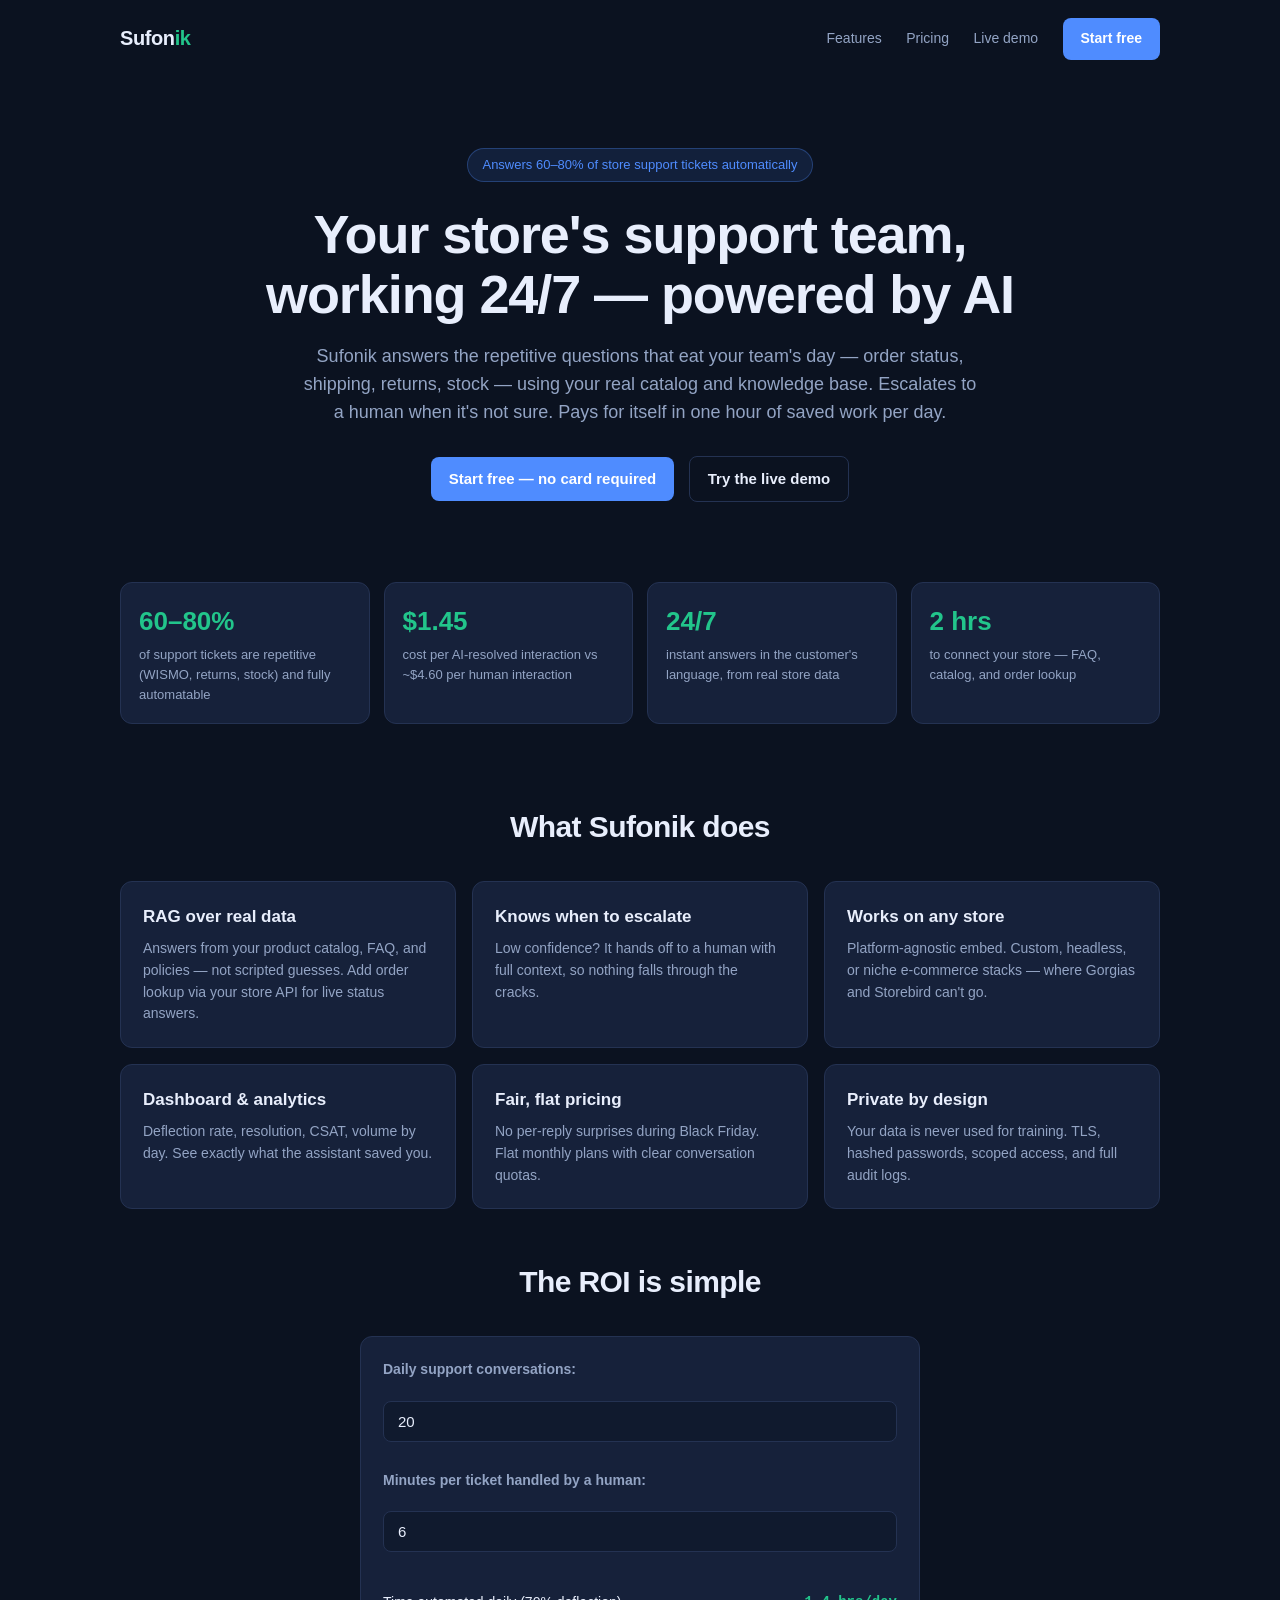
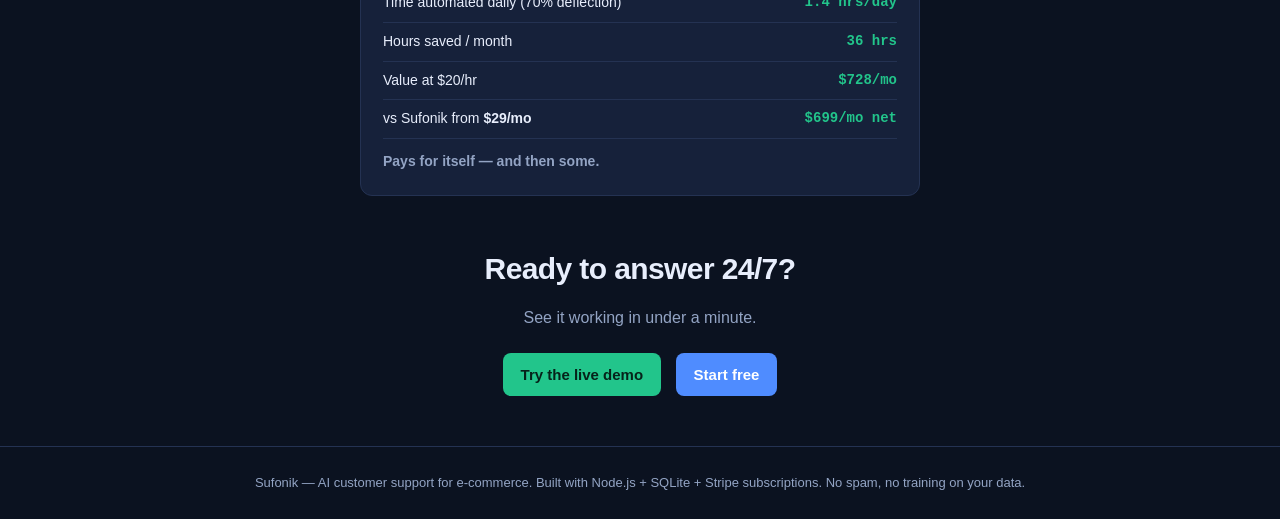
<file: index.html>
<!doctype html>
<html lang="en">
<head>
  <meta charset="utf-8">
  <meta name="viewport" content="width=device-width, initial-scale=1">
  <title>Sufonik — AI Customer Support for E-commerce</title>
  <meta name="description" content="Sufonik answers 60–80% of your store's repetitive support tickets automatically — order status, shipping, returns, stock — from your real catalog and knowledge base. Flat pricing, no per-reply surprises.">
  <link rel="icon" href="data:image/svg+xml,%3Csvg xmlns='http://www.w3.org/2000/svg' viewBox='0 0 100 100'%3E%3Ctext y='.9em' font-size='90'%3E%E2%9A%A1%3C/text%3E%3C/svg%3E">
  <link rel="canonical" href="https://mtq-15.github.io/sufonik/">
  <meta property="og:title" content="Sufonik — AI Customer Support for E-commerce">
  <meta property="og:description" content="Answers 60–80% of repetitive support tickets automatically — order status, shipping, returns, stock — from your real catalog. Try the live demo.">
  <meta property="og:type" content="website">
  <meta property="og:url" content="https://mtq-15.github.io/sufonik/">
  <link rel="stylesheet" href="style.css">
  <script type="application/ld+json">
  {
    "@context": "https://schema.org",
    "@type": "SoftwareApplication",
    "name": "Sufonik",
    "applicationCategory": "BusinessApplication",
    "operatingSystem": "Web",
    "offers": [
      { "@type": "Offer", "price": "29", "priceCurrency": "USD", "name": "Starter" },
      { "@type": "Offer", "price": "99", "priceCurrency": "USD", "name": "Pro" },
      { "@type": "Offer", "price": "199", "priceCurrency": "USD", "name": "Scale" }
    ],
    "description": "AI customer support assistant for e-commerce stores. RAG over catalog and FAQ, order lookup, human escalation, analytics."
  }
  </script>
</head>
<body>
  <div class="container nav">
    <a class="brand" href="index.html">Sufon<span>ik</span></a>
    <div class="links">
      <a href="index.html#features">Features</a>
      <a href="pricing.html">Pricing</a>
      <a href="demo.html">Live demo</a>
      <a href="signup.html" class="btn">Start free</a>
    </div>
  </div>

  <header class="hero">
    <span class="badge">Answers 60–80% of store support tickets automatically</span>
    <h1>Your store's support team, working 24/7 — powered by AI</h1>
    <p>Sufonik answers the repetitive questions that eat your team's day — order status, shipping, returns, stock — using your real catalog and knowledge base. Escalates to a human when it's not sure. Pays for itself in one hour of saved work per day.</p>
    <a class="btn" href="signup.html">Start free — no card required</a>
    <a class="btn ghost" href="demo.html" style="margin-left:10px">Try the live demo</a>
  </header>

  <section class="container">
    <div class="metric-row">
      <div class="metric"><div class="v">60–80%</div><div class="l">of support tickets are repetitive (WISMO, returns, stock) and fully automatable</div></div>
      <div class="metric"><div class="v">$1.45</div><div class="l">cost per AI-resolved interaction vs ~$4.60 per human interaction</div></div>
      <div class="metric"><div class="v">24/7</div><div class="l">instant answers in the customer's language, from real store data</div></div>
      <div class="metric"><div class="v">2 hrs</div><div class="l">to connect your store — FAQ, catalog, and order lookup</div></div>
    </div>
  </section>

  <section class="section" id="features">
    <div class="container">
      <h2>What Sufonik does</h2>
      <div class="grid">
        <div class="card"><h3>RAG over real data</h3><p>Answers from your product catalog, FAQ, and policies — not scripted guesses. Add order lookup via your store API for live status answers.</p></div>
        <div class="card"><h3>Knows when to escalate</h3><p>Low confidence? It hands off to a human with full context, so nothing falls through the cracks.</p></div>
        <div class="card"><h3>Works on any store</h3><p>Platform-agnostic embed. Custom, headless, or niche e-commerce stacks — where Gorgias and Storebird can't go.</p></div>
        <div class="card"><h3>Dashboard &amp; analytics</h3><p>Deflection rate, resolution, CSAT, volume by day. See exactly what the assistant saved you.</p></div>
        <div class="card"><h3>Fair, flat pricing</h3><p>No per-reply surprises during Black Friday. Flat monthly plans with clear conversation quotas.</p></div>
        <div class="card"><h3>Private by design</h3><p>Your data is never used for training. TLS, hashed passwords, scoped access, and full audit logs.</p></div>
      </div>
    </div>
  </section>

  <section class="section" id="roi" style="padding-top:0">
    <div class="container">
      <h2>The ROI is simple</h2>
      <div class="card" style="max-width:560px; margin:0 auto">
        <p style="margin-bottom:14px"><b>Daily support conversations:</b></p>
        <input class="input" id="roi-convs" type="number" value="20" min="1">
        <p style="margin:14px 0 14px"><b>Minutes per ticket handled by a human:</b></p>
        <input class="input" id="roi-min" type="number" value="6" min="1">
        <div class="kv" style="margin-top:18px"><span>Time automated daily (70% deflection)</span><span id="roi-hrs" class="mono">—</span></div>
        <div class="kv"><span>Hours saved / month</span><span id="roi-hrs-m" class="mono">—</span></div>
        <div class="kv"><span>Value at $20/hr</span><span id="roi-usd" class="mono">—</span></div>
        <div class="kv"><span>vs Sufonik from <b>$29/mo</b></span><span id="roi-net" class="mono">—</span></div>
        <p class="ok" id="roi-msg" style="margin-top:12px"></p>
      </div>
    </div>
  </section>

  <section class="section" style="padding-top:0">
    <div class="container center">
      <h2 style="margin-bottom:14px">Ready to answer 24/7?</h2>
      <p style="color:var(--muted); margin-bottom:22px">See it working in under a minute.</p>
      <a class="btn green" href="demo.html" style="margin-right:10px">Try the live demo</a>
      <a class="btn" href="signup.html">Start free</a>
    </div>
  </section>

  <footer class="footer">
    <p>Sufonik — AI customer support for e-commerce. Built with Node.js + SQLite + Stripe subscriptions. No spam, no training on your data.</p>
  </footer>

  <script>
    function calc() {
      const convs = +document.getElementById('roi-convs').value || 0;
      const min = +document.getElementById('roi-min').value || 0;
      const dailyHrs = convs * (min / 60) * 0.7;
      const monthlyHrs = dailyHrs * 26;
      const usd = monthlyHrs * 20;
      document.getElementById('roi-hrs').textContent = dailyHrs.toFixed(1) + ' hrs/day';
      document.getElementById('roi-hrs-m').textContent = monthlyHrs.toFixed(0) + ' hrs';
      document.getElementById('roi-usd').textContent = '$' + usd.toFixed(0) + '/mo';
      document.getElementById('roi-net').textContent = '$' + (usd - 29).toFixed(0) + '/mo net';
      document.getElementById('roi-msg').textContent = usd > 29 ? 'Pays for itself — and then some.' : 'Under 5 conversations/day? A good FAQ may be enough first.';
    }
    ['roi-convs','roi-min'].forEach(id => document.getElementById(id).addEventListener('input', calc));
    calc();
  </script>
</body>
</html>
</file>
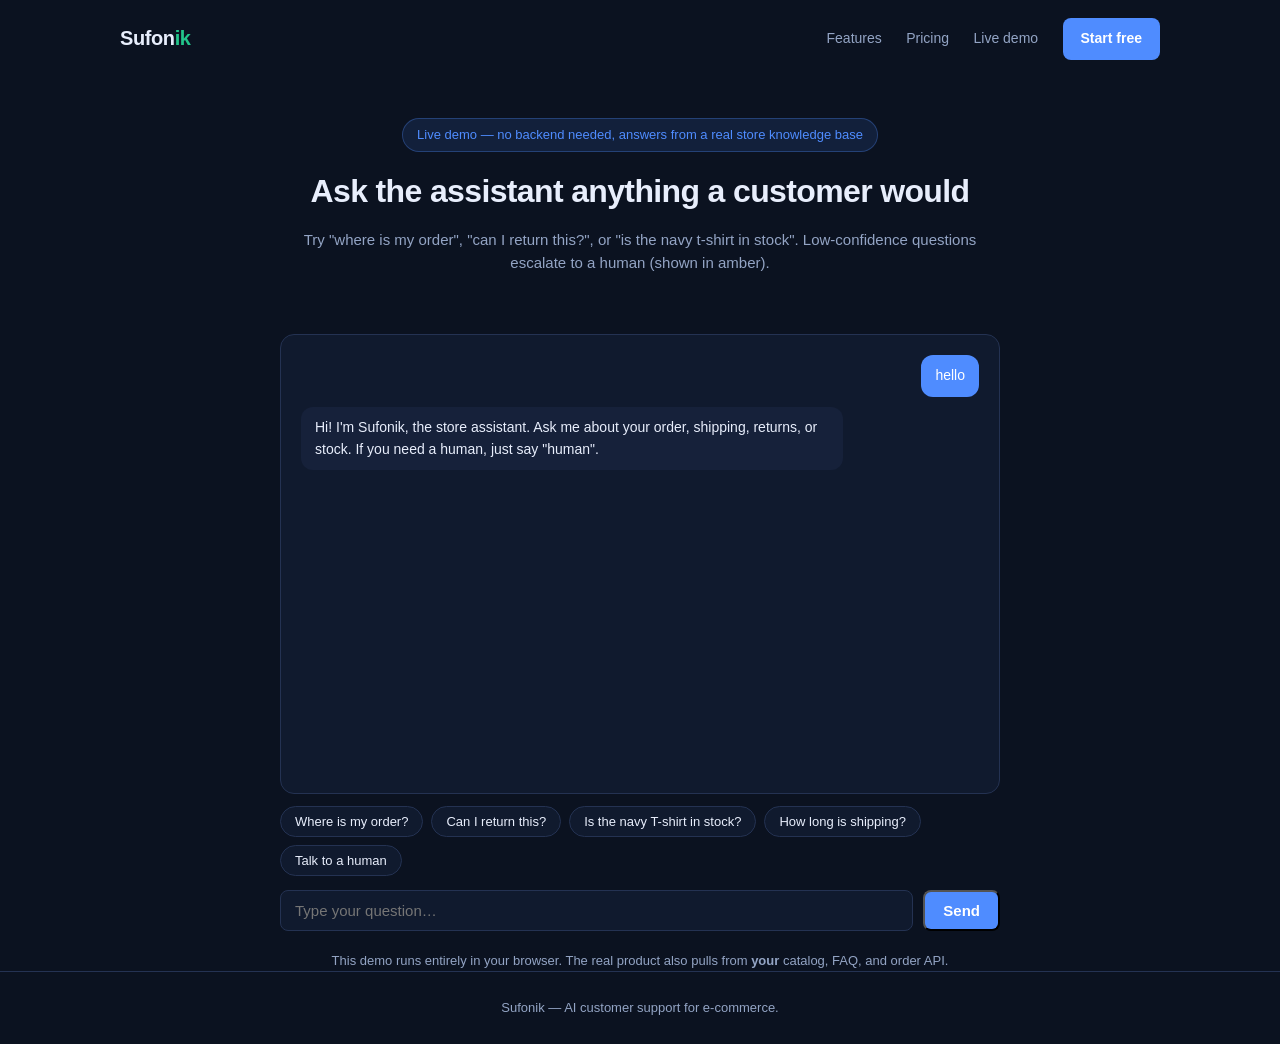
<file: demo.html>
<!doctype html>
<html lang="en">
<head>
  <meta charset="utf-8">
  <meta name="viewport" content="width=device-width, initial-scale=1">
  <title>Live demo — Sufonik</title>
  <link rel="icon" href="data:image/svg+xml,%3Csvg xmlns='http://www.w3.org/2000/svg' viewBox='0 0 100 100'%3E%3Ctext y='.9em' font-size='90'%3E%E2%9A%A1%3C/text%3E%3C/svg%3E">
  <link rel="stylesheet" href="style.css">
  <style>
    .demo-wrap { max-width: 760px; margin: 0 auto; }
    .chat {
      background: var(--bg2); border: 1px solid var(--line); border-radius: 14px;
      padding: 20px; height: 460px; overflow-y: auto; display: flex; flex-direction: column; gap: 10px;
    }
    .msg { max-width: 80%; padding: 10px 14px; border-radius: 12px; font-size: 14px; white-space: pre-wrap; }
    .msg.bot { background: var(--card); align-self: flex-start; }
    .msg.user { background: var(--accent); color: #fff; align-self: flex-end; }
    .msg.sys { align-self: center; background: rgba(255,180,84,.12); border: 1px solid rgba(255,180,84,.3); color: var(--warn); font-size: 12px; }
    .suggest { display: flex; flex-wrap: wrap; gap: 8px; margin-top: 12px; }
    .suggest button { background: var(--bg2); border: 1px solid var(--line); color: var(--text); border-radius: 999px; padding: 7px 14px; font-size: 13px; cursor: pointer; }
    .suggest button:hover { border-color: var(--accent); }
    .input-row { display: flex; gap: 10px; margin-top: 14px; }
    .input-row input { flex: 1; margin: 0; }
    .typing { color: var(--muted); font-size: 12px; }
  </style>
</head>
<body>
  <div class="container nav">
    <a class="brand" href="index.html">Sufon<span>ik</span></a>
    <div class="links">
      <a href="index.html#features">Features</a>
      <a href="pricing.html">Pricing</a>
      <a href="demo.html">Live demo</a>
      <a href="signup.html" class="btn">Start free</a>
    </div>
  </div>

  <section class="hero" style="padding:40px 20px 30px">
    <span class="badge">Live demo — no backend needed, answers from a real store knowledge base</span>
    <h1 style="font-size:32px">Ask the assistant anything a customer would</h1>
    <p style="font-size:15px">Try "where is my order", "can I return this?", or "is the navy t-shirt in stock". Low-confidence questions escalate to a human (shown in amber).</p>
  </section>

  <div class="container demo-wrap">
    <div class="chat" id="chat"></div>
    <div class="suggest" id="suggest"></div>
    <div class="input-row">
      <input class="input" id="q" placeholder="Type your question…" autocomplete="off">
      <button class="btn" id="send">Send</button>
    </div>
    <p class="center" style="color:var(--muted); font-size:13px; margin-top:20px">This demo runs entirely in your browser. The real product also pulls from <b>your</b> catalog, FAQ, and order API.</p>
  </div>

  <footer class="footer"><p>Sufonik — AI customer support for e-commerce.</p></footer>

  <script>
    const KB = [
      { k: ['order', 'status', 'where', 'tracking', 'ship'], a: 'I can check that for you. Your order #9241 was shipped on Aug 3 via DHL Express and is out for delivery — ETA tomorrow before 2pm. Want me to email you the tracking link?' },
      { k: ['return', 'refund', 'money back'], a: 'Of course. Items in original condition can be returned within 30 days — we cover return shipping for defective items only. I can open a return label right away. Shall I?' },
      { k: ['stock', 'available', 'size'], a: 'Let me check the catalog… the Navy T-Shirt (M) has 7 units left, and (L) is back in stock Friday. Want me to reserve one for you?' },
      { k: ['shipping', 'delivery time', 'how long', 'deliver'], a: 'Standard shipping is 3–5 business days and free over $40. Express is 1–2 days. Orders placed before 4pm ship the same day.' },
      { k: ['cancel', 'change order'], a: 'Orders can be cancelled within 2 hours of placing (after that they enter fulfilment). I can escalate this to our team right away — anything else while you wait?' },
      { k: ['price', 'discount', 'coupon', 'promo'], a: 'Right now we have 15% off your first order with code WELCOME15. It applies automatically at checkout.' },
      { k: ['hello', 'hi', 'hey'], a: 'Hi! I\'m Sufonik, the store assistant. Ask me about your order, shipping, returns, or stock. If you need a human, just say "human".' },
      { k: ['human', 'agent', 'talk to someone'], a: '', escalate: true }
    ];
    const ESCALATE = 'I\'m not confident enough to answer that correctly, so I\'m handing you to a human with full context. Our team usually replies within 5–10 minutes during business hours. (This is the escalation hand-off in action.)';
    const SUGGEST = ['Where is my order?', 'Can I return this?', 'Is the navy T-shirt in stock?', 'How long is shipping?', 'Talk to a human'];
    const chat = document.getElementById('chat');
    const q = document.getElementById('q');

    function add(cls, text) {
      const d = document.createElement('div');
      d.className = 'msg ' + cls;
      d.textContent = text;
      chat.appendChild(d);
      chat.scrollTop = chat.scrollHeight;
      return d;
    }
    function bot(text) {
      add('typing', 'Sufonik is typing…');
      setTimeout(() => { chat.lastElementChild.remove(); add('bot', text); }, 550);
    }
    function ask(text) {
      if (!text.trim()) return;
      add('user', text);
      const match = KB.find(r => r.k.some(k => text.toLowerCase().includes(k)));
      setTimeout(() => {
        if (!match) { bot(ESCALATE); }
        else if (match.escalate) { add('sys', '— Human hand-off triggered (low confidence / explicit request) —'); bot('Got it — connecting you to a human now. They\'ll have everything we\'ve said in front of them. A real person will jump in shortly.'); }
        else bot(match.a);
      }, 400);
    }
    document.getElementById('send').addEventListener('click', () => { ask(q.value); q.value = ''; });
    q.addEventListener('keydown', e => { if (e.key === 'Enter') { ask(q.value); q.value = ''; } });
    const sg = document.getElementById('suggest');
    SUGGEST.forEach(s => { const b = document.createElement('button'); b.textContent = s; b.onclick = () => ask(s); sg.appendChild(b); });
    ask('hello');
  </script>
</body>
</html>
</file>
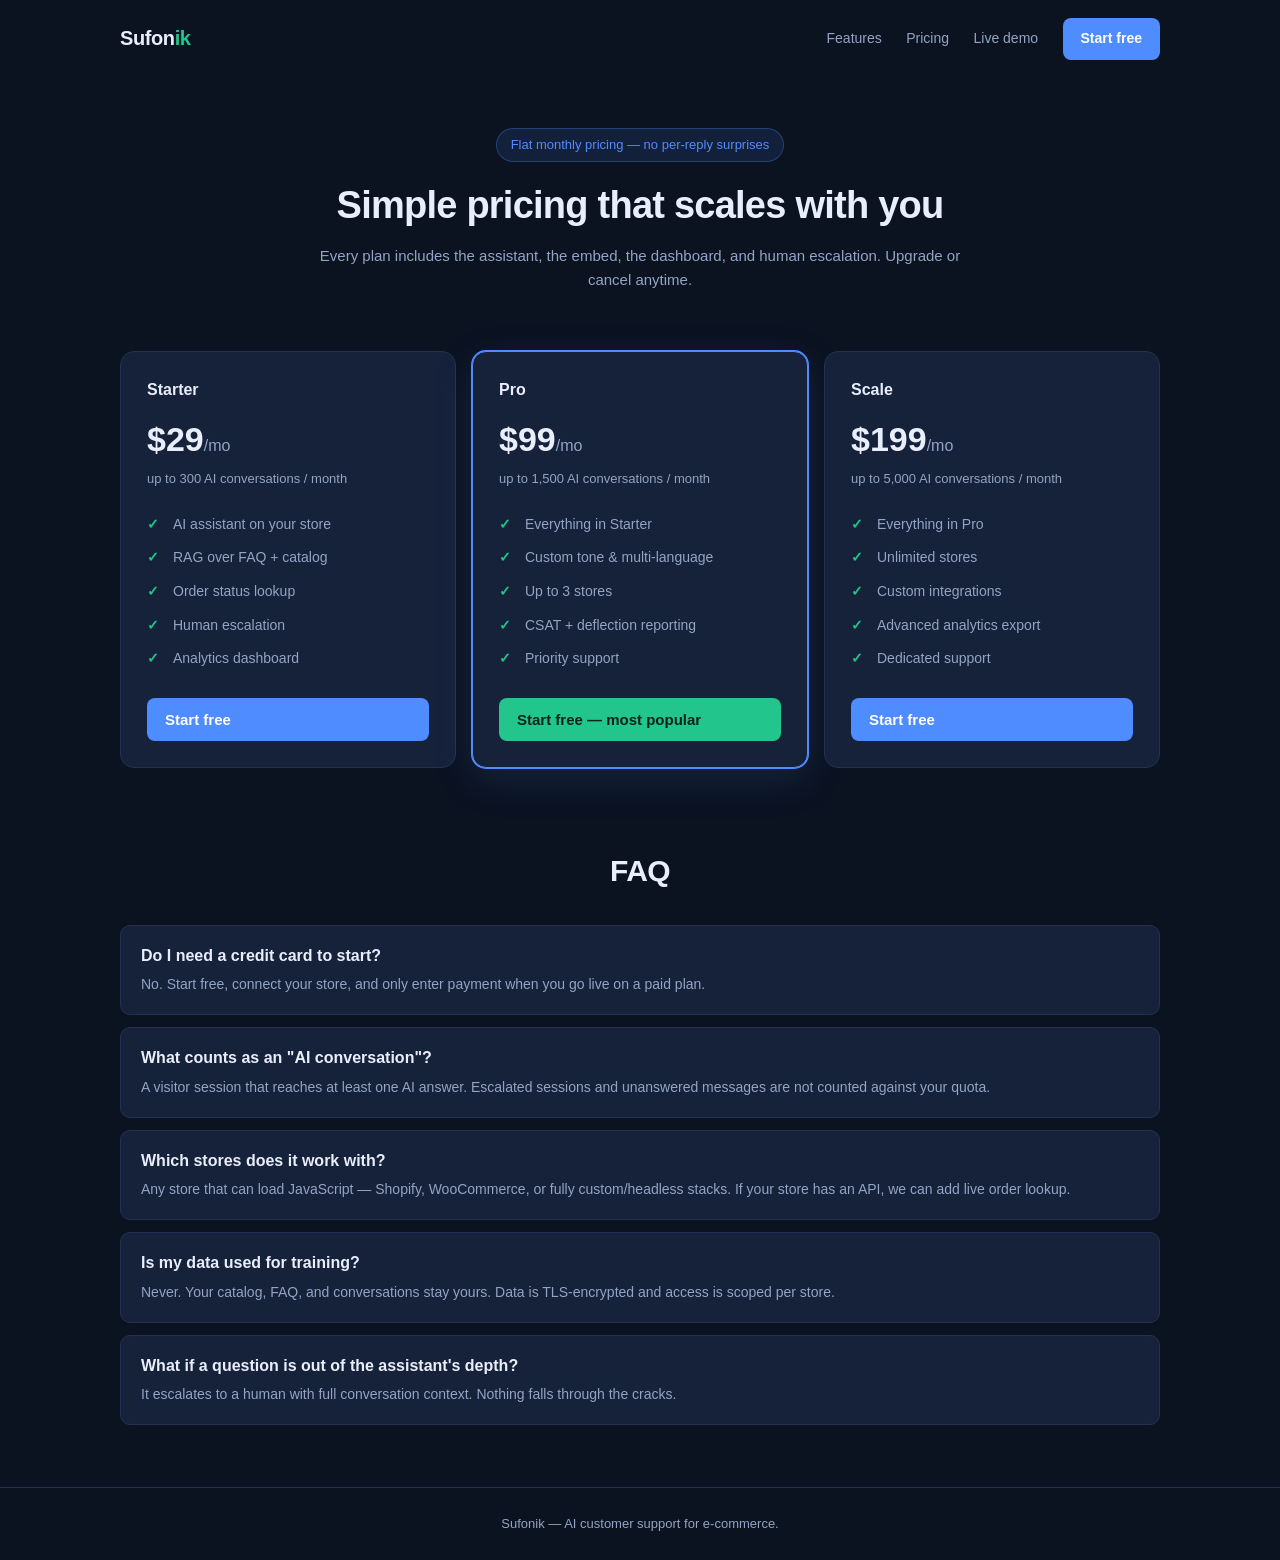
<file: pricing.html>
<!doctype html>
<html lang="en">
<head>
  <meta charset="utf-8">
  <meta name="viewport" content="width=device-width, initial-scale=1">
  <title>Pricing — Sufonik</title>
  <link rel="icon" href="data:image/svg+xml,%3Csvg xmlns='http://www.w3.org/2000/svg' viewBox='0 0 100 100'%3E%3Ctext y='.9em' font-size='90'%3E%E2%9A%A1%3C/text%3E%3C/svg%3E">
  <link rel="stylesheet" href="style.css">
</head>
<body>
  <div class="container nav">
    <a class="brand" href="index.html">Sufon<span>ik</span></a>
    <div class="links">
      <a href="index.html#features">Features</a>
      <a href="pricing.html">Pricing</a>
      <a href="demo.html">Live demo</a>
      <a href="signup.html" class="btn">Start free</a>
    </div>
  </div>

  <section class="hero" style="padding:50px 20px 30px">
    <span class="badge">Flat monthly pricing — no per-reply surprises</span>
    <h1 style="font-size:38px">Simple pricing that scales with you</h1>
    <p style="font-size:15px">Every plan includes the assistant, the embed, the dashboard, and human escalation. Upgrade or cancel anytime.</p>
  </section>

  <section class="container" style="padding-bottom:30px">
    <div class="plans">
      <div class="plan">
        <div class="name">Starter</div>
        <div class="price">$29<span style="font-size:16px; font-weight:400; color:var(--muted)">/mo</span></div>
        <div class="per">up to 300 AI conversations / month</div>
        <ul>
          <li>AI assistant on your store</li>
          <li>RAG over FAQ + catalog</li>
          <li>Order status lookup</li>
          <li>Human escalation</li>
          <li>Analytics dashboard</li>
        </ul>
        <a class="btn" href="signup.html">Start free</a>
      </div>
      <div class="plan featured">
        <div class="name">Pro</div>
        <div class="price">$99<span style="font-size:16px; font-weight:400; color:var(--muted)">/mo</span></div>
        <div class="per">up to 1,500 AI conversations / month</div>
        <ul>
          <li>Everything in Starter</li>
          <li>Custom tone &amp; multi-language</li>
          <li>Up to 3 stores</li>
          <li>CSAT + deflection reporting</li>
          <li>Priority support</li>
        </ul>
        <a class="btn green" href="signup.html">Start free — most popular</a>
      </div>
      <div class="plan">
        <div class="name">Scale</div>
        <div class="price">$199<span style="font-size:16px; font-weight:400; color:var(--muted)">/mo</span></div>
        <div class="per">up to 5,000 AI conversations / month</div>
        <ul>
          <li>Everything in Pro</li>
          <li>Unlimited stores</li>
          <li>Custom integrations</li>
          <li>Advanced analytics export</li>
          <li>Dedicated support</li>
        </ul>
        <a class="btn" href="signup.html">Start free</a>
      </div>
    </div>
  </section>

  <section class="section container">
    <h2>FAQ</h2>
    <div class="faq-item"><h4>Do I need a credit card to start?</h4><p>No. Start free, connect your store, and only enter payment when you go live on a paid plan.</p></div>
    <div class="faq-item"><h4>What counts as an "AI conversation"?</h4><p>A visitor session that reaches at least one AI answer. Escalated sessions and unanswered messages are not counted against your quota.</p></div>
    <div class="faq-item"><h4>Which stores does it work with?</h4><p>Any store that can load JavaScript — Shopify, WooCommerce, or fully custom/headless stacks. If your store has an API, we can add live order lookup.</p></div>
    <div class="faq-item"><h4>Is my data used for training?</h4><p>Never. Your catalog, FAQ, and conversations stay yours. Data is TLS-encrypted and access is scoped per store.</p></div>
    <div class="faq-item"><h4>What if a question is out of the assistant's depth?</h4><p>It escalates to a human with full conversation context. Nothing falls through the cracks.</p></div>
  </section>

  <footer class="footer"><p>Sufonik — AI customer support for e-commerce.</p></footer>
</body>
</html>
</file>
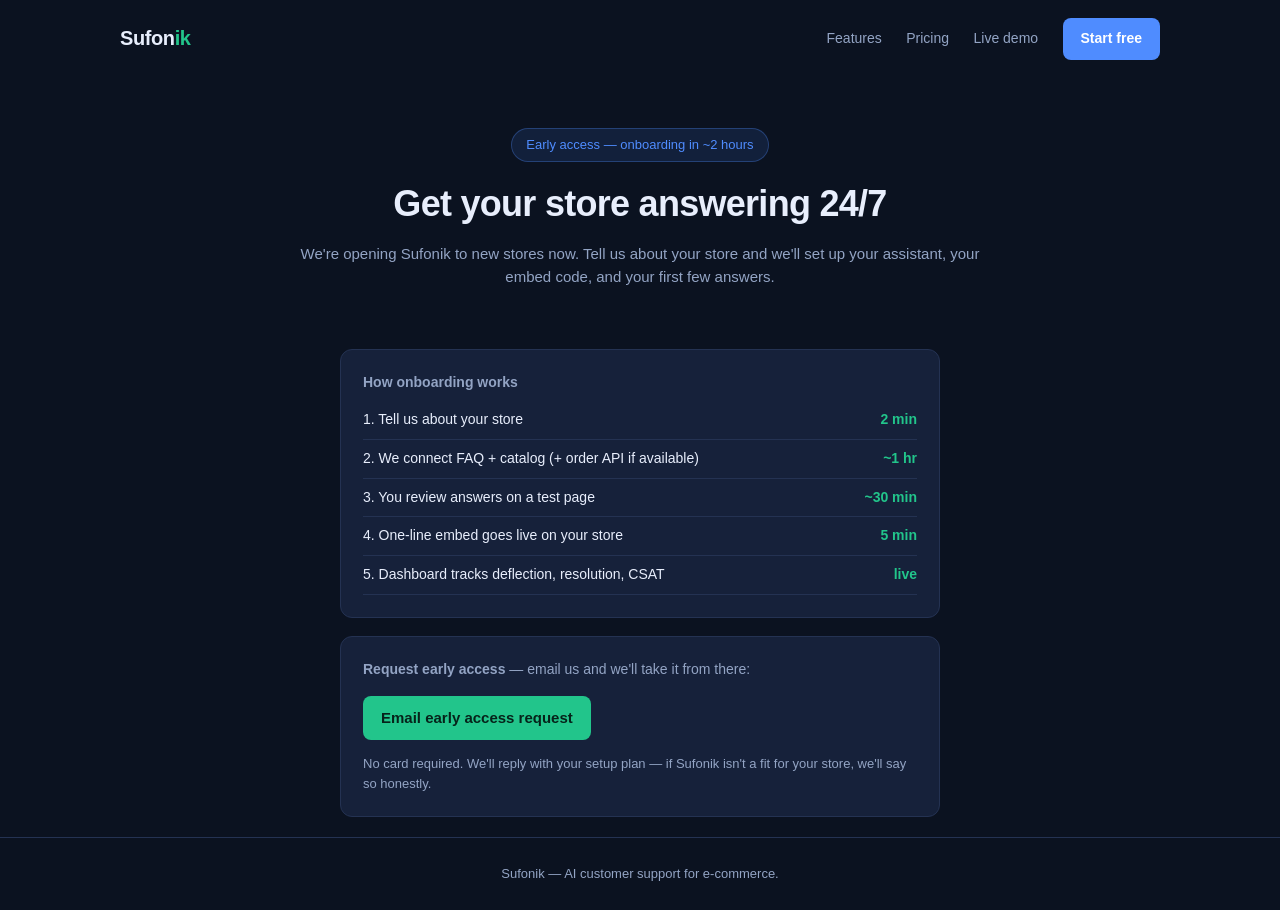
<file: signup.html>
<!doctype html>
<html lang="en">
<head>
  <meta charset="utf-8">
  <meta name="viewport" content="width=device-width, initial-scale=1">
  <title>Start free — Sufonik</title>
  <link rel="icon" href="data:image/svg+xml,%3Csvg xmlns='http://www.w3.org/2000/svg' viewBox='0 0 100 100'%3E%3Ctext y='.9em' font-size='90'%3E%E2%9A%A1%3C/text%3E%3C/svg%3E">
  <link rel="stylesheet" href="style.css">
</head>
<body>
  <div class="container nav">
    <a class="brand" href="index.html">Sufon<span>ik</span></a>
    <div class="links">
      <a href="index.html#features">Features</a>
      <a href="pricing.html">Pricing</a>
      <a href="demo.html">Live demo</a>
      <a href="signup.html" class="btn">Start free</a>
    </div>
  </div>

  <section class="hero" style="padding:50px 20px 30px">
    <span class="badge">Early access — onboarding in ~2 hours</span>
    <h1 style="font-size:36px">Get your store answering 24/7</h1>
    <p style="font-size:15px">We're opening Sufonik to new stores now. Tell us about your store and we'll set up your assistant, your embed code, and your first few answers.</p>
  </section>

  <section class="container" style="max-width:640px; padding-bottom:20px">
    <div class="card">
      <p style="margin-bottom:8px"><b>How onboarding works</b></p>
      <div class="kv"><span>1. Tell us about your store</span><span>2 min</span></div>
      <div class="kv"><span>2. We connect FAQ + catalog (+ order API if available)</span><span>~1 hr</span></div>
      <div class="kv"><span>3. You review answers on a test page</span><span>~30 min</span></div>
      <div class="kv"><span>4. One-line embed goes live on your store</span><span>5 min</span></div>
      <div class="kv"><span>5. Dashboard tracks deflection, resolution, CSAT</span><span>live</span></div>
    </div>

    <div class="card" style="margin-top:18px">
      <p style="margin-bottom:8px"><b>Request early access</b> — email us and we'll take it from there:</p>
      <a class="btn green" style="margin-top:8px"
         href="mailto:mtqyalmalhaja@gmail.com?subject=Sufonik%20early%20access%20request&body=Store%20name%3A%0AStore%20URL%3A%0AApprox.%20monthly%20support%20tickets%3A%0AWhich%20plan%3A%20Starter%20%2F%20Pro%20%2F%20Scale%0A%0AAnything%20else%3A">
        Email early access request
      </a>
      <p style="color:var(--muted); font-size:13px; margin-top:14px">No card required. We'll reply with your setup plan — if Sufonik isn't a fit for your store, we'll say so honestly.</p>
    </div>
  </section>

  <footer class="footer"><p>Sufonik — AI customer support for e-commerce.</p></footer>
</body>
</html>
</file>
<file: style.css>
:root {
  --bg: #0b1220;
  --bg2: #101a2e;
  --card: #16213a;
  --line: #243252;
  --text: #e8eefc;
  --muted: #93a4c4;
  --accent: #4f8cff;
  --accent2: #22c58b;
  --warn: #ffb454;
}
* { box-sizing: border-box; margin: 0; padding: 0; }
html { scroll-behavior: smooth; }
body {
  font-family: -apple-system, BlinkMacSystemFont, "Segoe UI", Roboto, sans-serif;
  background: var(--bg);
  color: var(--text);
  line-height: 1.55;
}
a { color: var(--accent); text-decoration: none; }
.container { max-width: 1080px; margin: 0 auto; padding: 0 20px; }

/* nav */
.nav { display: flex; align-items: center; justify-content: space-between; padding-top: 18px; padding-bottom: 18px; }
.brand { font-weight: 800; font-size: 20px; letter-spacing: -0.02em; color: var(--text); }
.brand span { color: var(--accent2); }
.nav .links a { margin-left: 20px; color: var(--muted); font-size: 14px; }
.nav .links a:hover { color: var(--text); }
.btn {
  display: inline-block; background: var(--accent); color: #fff !important;
  padding: 10px 18px; border-radius: 8px; font-weight: 600; font-size: 15px;
}
.btn.ghost { background: transparent; border: 1px solid var(--line); color: var(--text) !important; }
.btn.green { background: var(--accent2); color: #06231a !important; }

/* hero */
.hero { padding: 70px 20px 50px; text-align: center; }
.hero .badge {
  display: inline-block; background: rgba(79,140,255,.12); color: var(--accent);
  border: 1px solid rgba(79,140,255,.3); padding: 6px 14px; border-radius: 999px;
  font-size: 13px; margin-bottom: 22px;
}
.hero h1 { font-size: clamp(32px, 5.5vw, 54px); line-height: 1.12; letter-spacing: -0.02em; max-width: 820px; margin: 0 auto; }
.hero p { color: var(--muted); max-width: 680px; margin: 18px auto 30px; font-size: 18px; }

/* metrics */
.metric-row { display: grid; grid-template-columns: repeat(auto-fit, minmax(200px,1fr)); gap: 14px; margin: 30px 0; }
.metric { background: var(--card); border: 1px solid var(--line); border-radius: 12px; padding: 18px; }
.metric .v { font-size: 26px; font-weight: 800; color: var(--accent2); }
.metric .l { color: var(--muted); font-size: 13px; margin-top: 4px; }

/* sections */
.section { padding: 50px 20px; }
.section h2 { text-align: center; font-size: 30px; margin-bottom: 30px; letter-spacing: -0.02em; }
.grid { display: grid; grid-template-columns: repeat(auto-fit, minmax(280px,1fr)); gap: 16px; }
.card { background: var(--card); border: 1px solid var(--line); border-radius: 12px; padding: 22px; }
.card h3 { font-size: 17px; margin-bottom: 8px; }
.card p { color: var(--muted); font-size: 14px; }

/* pricing */
.plans { display: grid; grid-template-columns: repeat(auto-fit, minmax(260px,1fr)); gap: 16px; align-items: stretch; }
.plan { background: var(--card); border: 1px solid var(--line); border-radius: 14px; padding: 26px; display: flex; flex-direction: column; }
.plan.featured { border-color: var(--accent); box-shadow: 0 0 0 1px var(--accent), 0 12px 40px rgba(79,140,255,.15); }
.plan .name { font-weight: 700; font-size: 16px; }
.plan .price { font-size: 34px; font-weight: 800; margin: 10px 0 4px; }
.plan .per { color: var(--muted); font-size: 13px; }
.plan ul { list-style: none; margin: 18px 0 22px; flex: 1; }
.plan ul li { padding: 6px 0 6px 26px; position: relative; color: var(--muted); font-size: 14px; }
.plan ul li:before { content: "✓"; position: absolute; left: 0; color: var(--accent2); font-weight: 700; }

/* form / misc */
.input, .select, textarea {
  width: 100%; background: var(--bg2); border: 1px solid var(--line); color: var(--text);
  border-radius: 8px; padding: 11px 14px; font-size: 15px; margin: 6px 0 14px;
}
.kv { display: flex; justify-content: space-between; padding: 8px 0; border-bottom: 1px solid var(--line); font-size: 14px; }
.kv span:last-child { color: var(--accent2); font-weight: 600; }
.mono { font-family: ui-monospace, SFMono-Regular, Menlo, monospace; }
.ok { color: var(--accent2); font-weight: 600; font-size: 14px; }
.faq-item { background: var(--card); border: 1px solid var(--line); border-radius: 10px; padding: 18px 20px; margin-bottom: 12px; }
.faq-item h4 { margin-bottom: 6px; }
.faq-item p { color: var(--muted); font-size: 14px; }

.footer { border-top: 1px solid var(--line); padding: 26px 20px; color: var(--muted); font-size: 13px; text-align: center; }
.center { text-align: center; }
</file>
